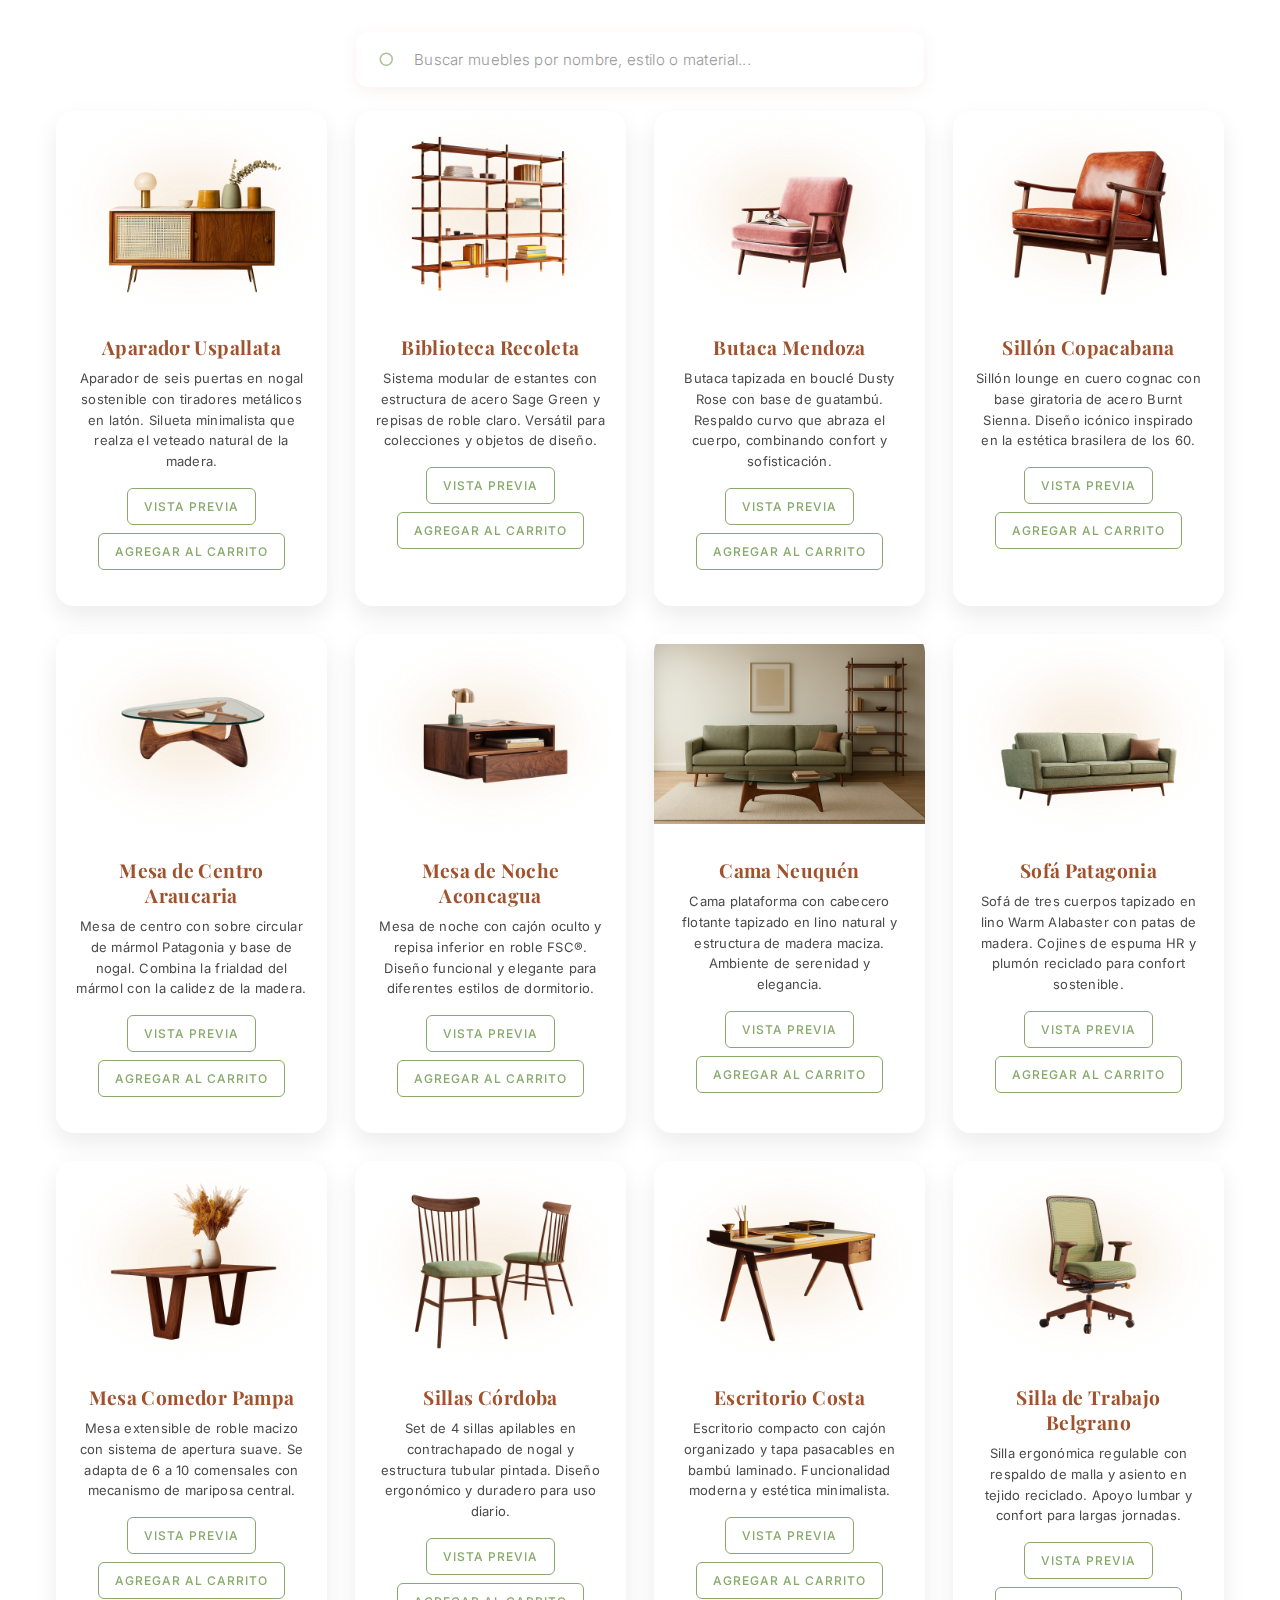
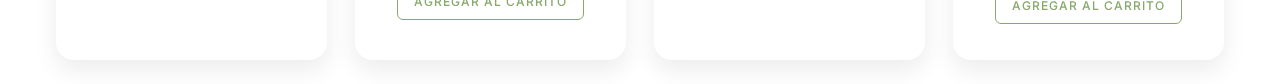
<file: shop/index.html>
<!DOCTYPE html>
<html lang="es">
<head>
  <meta charset="UTF-8" />
  <meta name="viewport" content="width=device-width, initial-scale=1.0"/>
  <link rel="icon" href="../img/logo.svg" type="image/x-icon">
  <link rel="stylesheet" href="style.css" />


<link href="https://fonts.googleapis.com/css2?family=Inter:wght@300;400;500;600;700&family=Playfair+Display:wght@400;700&display=swap" rel="stylesheet">
  <title>Hermanos Jota</title>
</head>
<body>
  <main class="hola">
    <p id="noResults" class="no-results" style="display:none;">No se encontraron resultados.</p>
    <div class="search-container">
  <div class="search-wrapper">
    <svg class="search-icon" viewBox="0 0 24 24" fill="none" stroke="currentColor" stroke-width="2" stroke-linecap="round" stroke-linejoin="round">
      <circle cx="11" cy="11" r="8"></circle>
      <path d="21 21l-4.35-4.35"></path>
    </svg>
    <input 
      type="text" 
      class="search-input" 
      id="searchInput"
      placeholder="Buscar muebles por nombre, estilo o material..."
      autocomplete="off"
    >
    <button class="search-clear" id="searchClear" type="button">×</button>
  </div>
</div>

<div class="search-results-info" id="searchResults"></div>
    <section id="productos-container" class="container-prueba"></section>
  </main>

  <script src="https://cdnjs.cloudflare.com/ajax/libs/gsap/3.12.5/gsap.min.js" defer></script>
  
  <script src="js/products.js" defer></script>
  <script src="js/cartService.js" defer></script>
  <script src="js/script.js" defer></script>
</body>
</html>
</file>
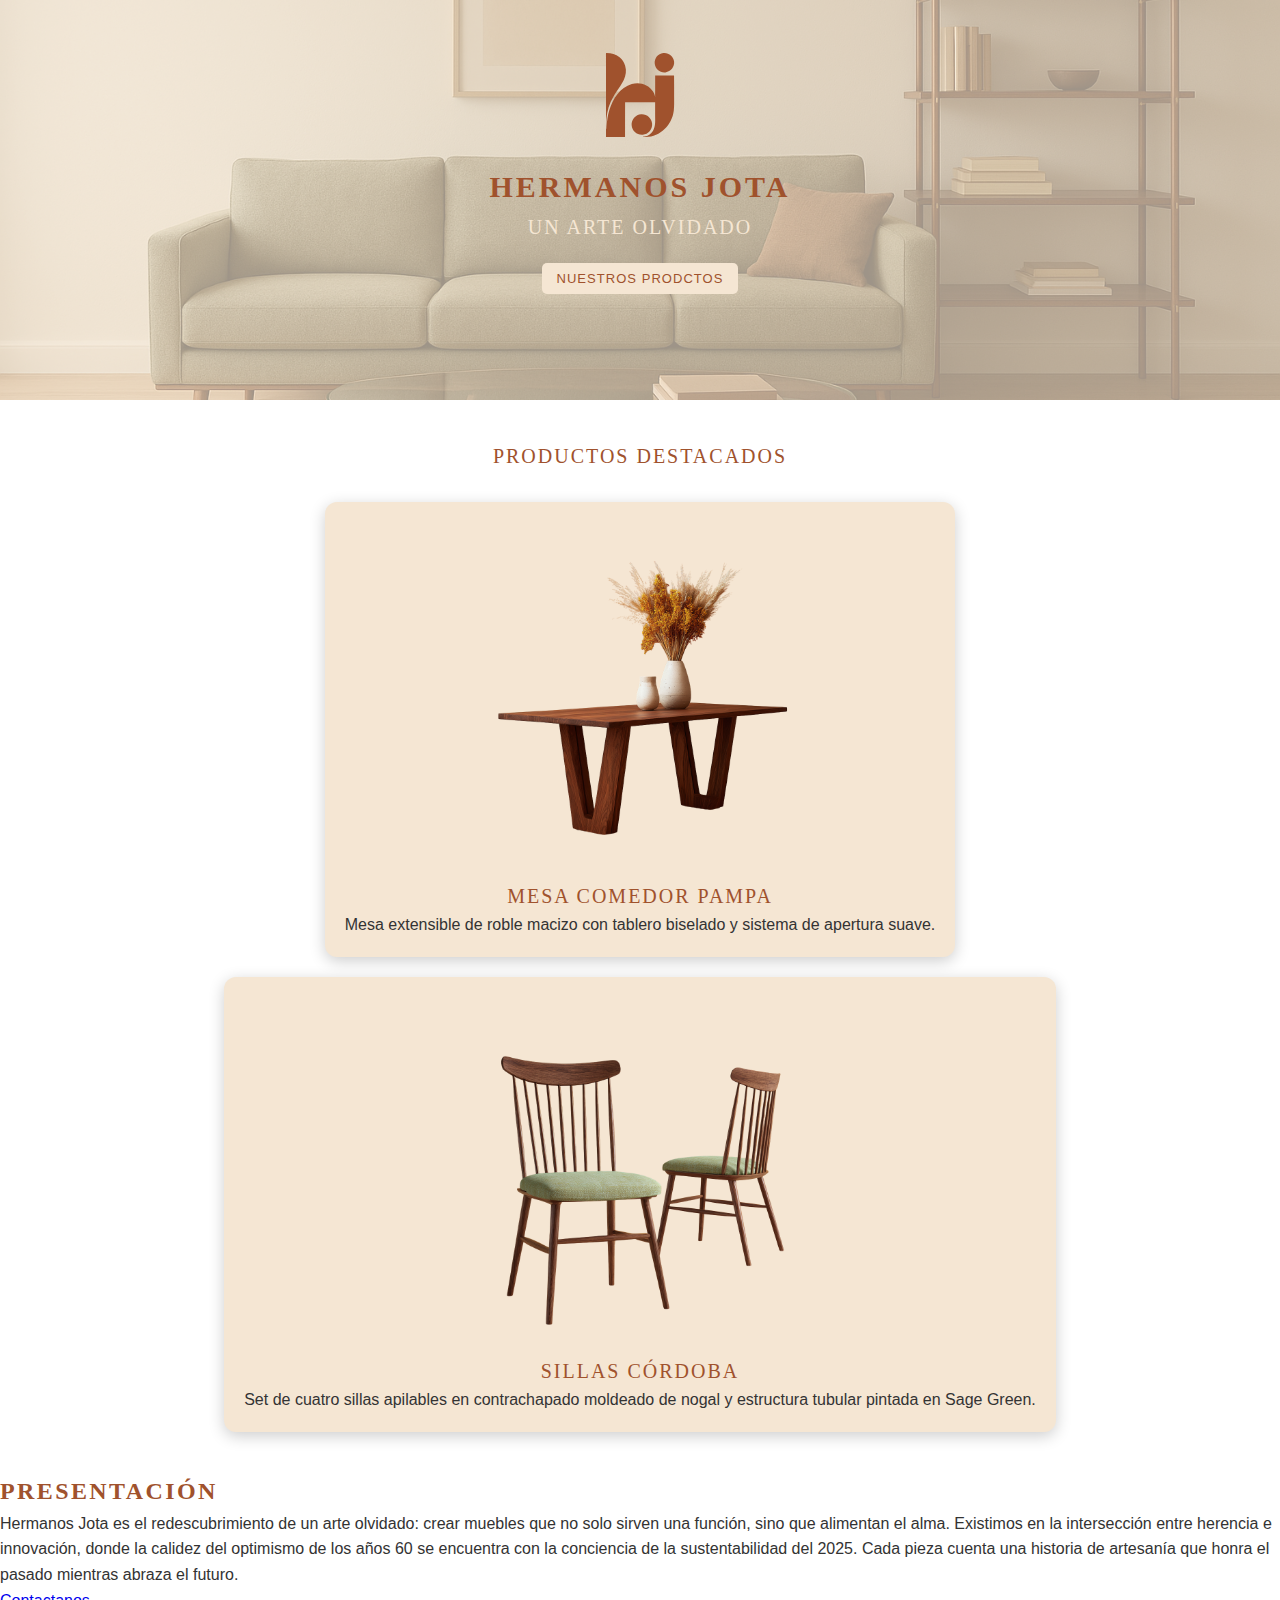
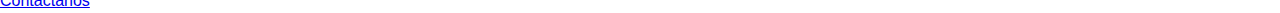
<file: Sprint-1-2/home/index.html>
<!DOCTYPE html>
<html lang="es">
<head>
    <meta charset="UTF-8">
    <meta name="viewport" content="width=device-width, initial-scale=1.0">
    <link rel="icon" href="../img/logo.svg" type="image/x-icon">
    <link rel="stylesheet" href="index.css">
    <title>Hermanos Jota</title>
</head>
<body>
    <main>
        <section class="hero">
            <div>
                <img src="../img/logo.svg" alt="">
                <h1>Hermanos Jota</h1>
                <h2>Un Arte Olvidado</h2>
                <a href="../shop/index.html">Nuestros prodctos</a>
            </div>
        </section>
        <section class="productos-destacados">
            <h2>Productos Destacados</h2>
            <div class="slider-container">

                <div class="productos-container">


                </div>
            </div>
        </section>
        <section class="Presentacion">
            <h2>Presentación</h2>
            <p>Hermanos Jota es el redescubrimiento de un arte olvidado: crear muebles que no solo sirven una función, sino que
            alimentan el alma. Existimos en la intersección entre herencia e innovación, donde la calidez del optimismo de los años
            60 se encuentra con la conciencia de la sustentabilidad del 2025. Cada pieza cuenta una historia de artesanía que honra
            el pasado mientras abraza el futuro.</p>
            <a href="../contacto/contacto.html">Contactanos</a>
        </section>
    </main>
    <script src="script.js"></script>
</body>
</html>
</file>
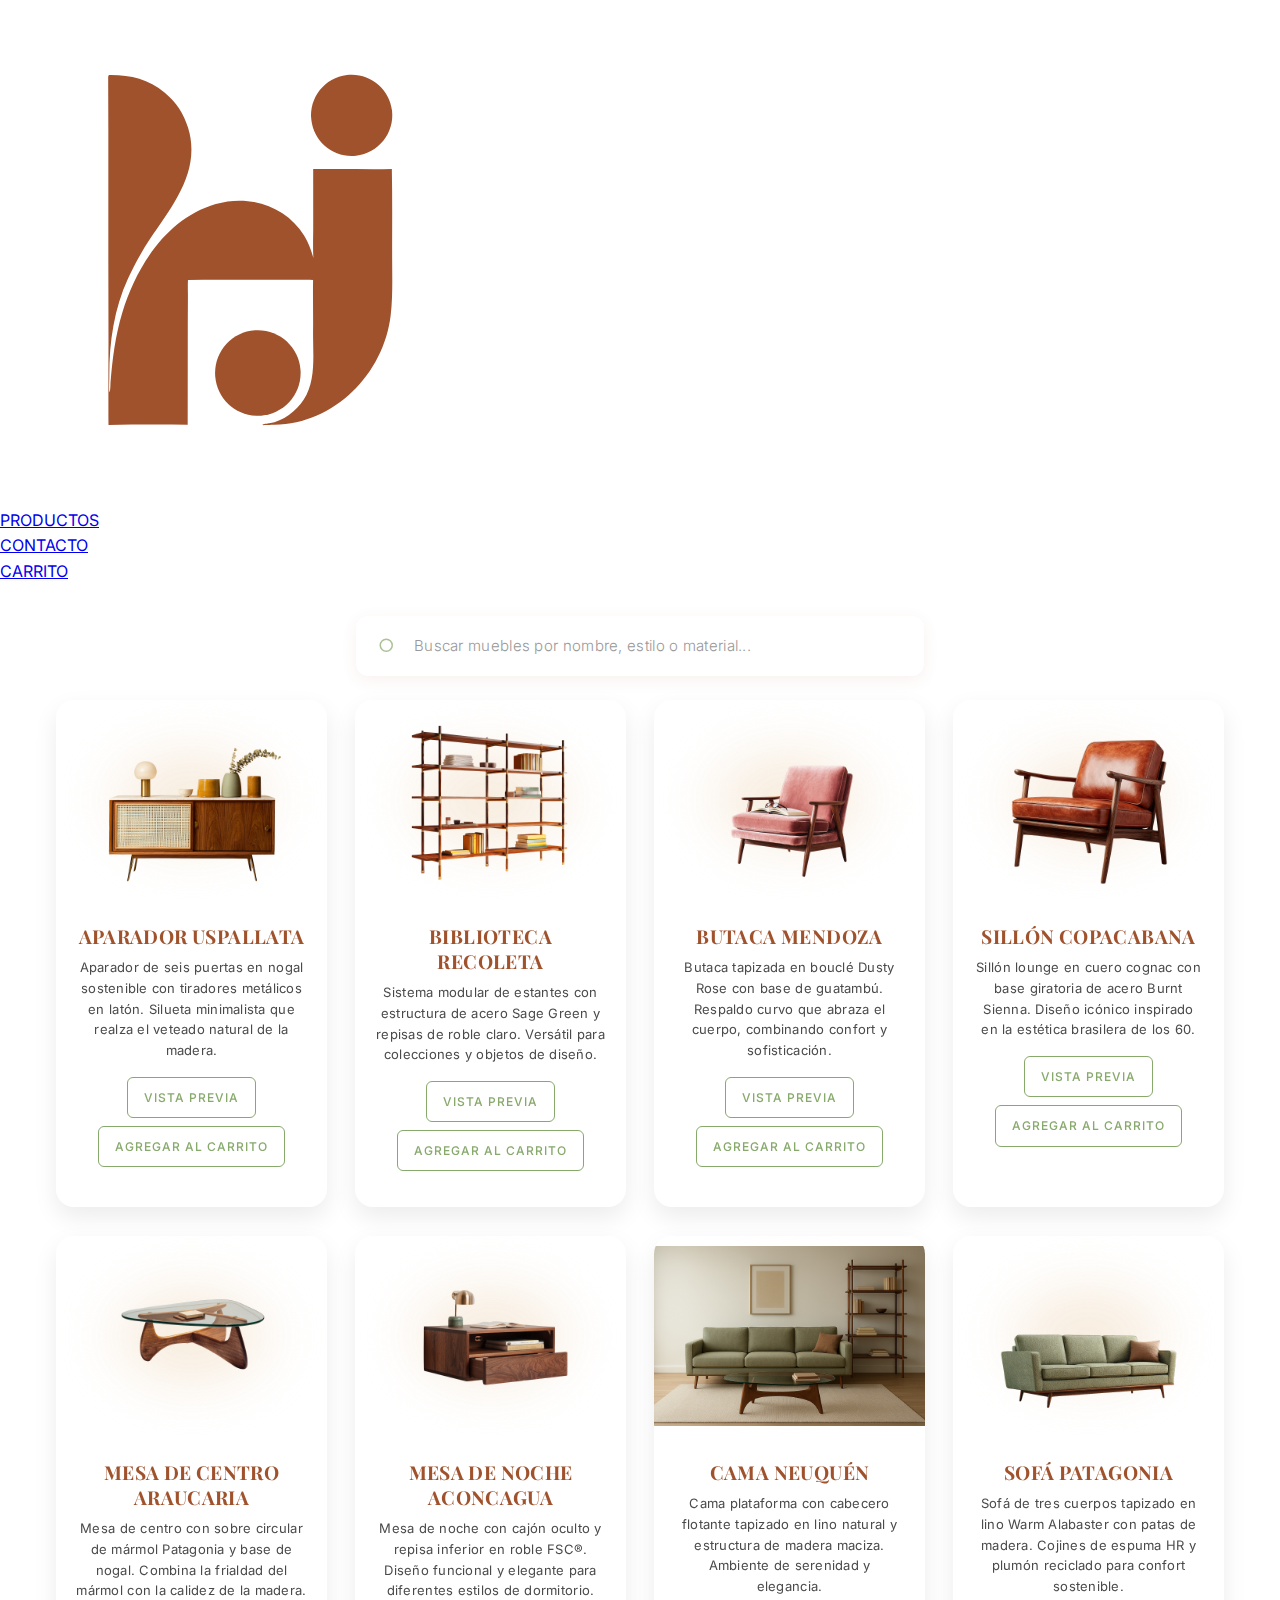
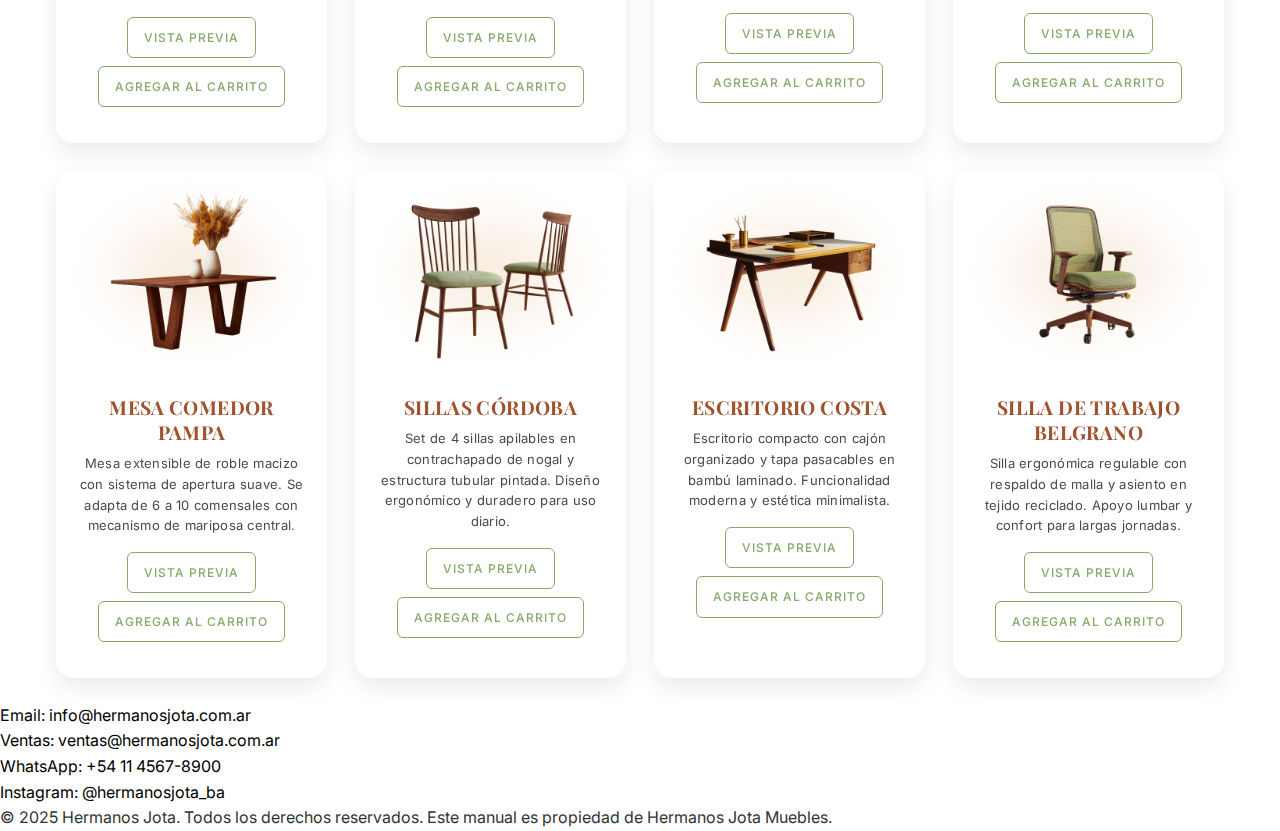
<file: Sprint-1-2/shop/index.html>
<!DOCTYPE html>
<html lang="es">
<head>
  <meta charset="UTF-8" />
  <meta name="viewport" content="width=device-width, initial-scale=1.0"/>
  <link rel="icon" href="../img/logo.svg" type="image/x-icon">
  <link rel="stylesheet" href="style.css" />
  <link rel="stylesheet" href="../home/index.css">

<link href="https://fonts.googleapis.com/css2?family=Inter:wght@300;400;500;600;700&family=Playfair+Display:wght@400;700&display=swap" rel="stylesheet">
  <title>Hermanos Jota</title>
</head>
<body>
      <nav>
        <a href="../home/index.html">
          <img src="../img/logo.svg" alt="logo_picture">
        </a>
      
        <ul>
          <li><a href="../shop/index.html">PRODUCTOS</a></li>
          <li><a href="../contacto/contacto.html">CONTACTO</a></li>
          <li><a href="#">CARRITO</a></li>
        </ul>
      </nav>
  <main class="hola">
    <p id="noResults" class="no-results" style="display:none;">No se encontraron resultados.</p>
    <div class="search-container">
  <div class="search-wrapper">
    <svg class="search-icon" viewBox="0 0 24 24" fill="none" stroke="currentColor" stroke-width="2" stroke-linecap="round" stroke-linejoin="round">
      <circle cx="11" cy="11" r="8"></circle>
      <path d="21 21l-4.35-4.35"></path>
    </svg>
    <input 
      type="text" 
      class="search-input" 
      id="searchInput"
      placeholder="Buscar muebles por nombre, estilo o material..."
      autocomplete="off"
    >
    <button class="search-clear" id="searchClear" type="button">×</button>
  </div>
</div>

<div class="search-results-info" id="searchResults"></div>
    <section id="productos-container" class="container-prueba"></section>
  </main>

  <script src="https://cdnjs.cloudflare.com/ajax/libs/gsap/3.12.5/gsap.min.js" defer></script>
  
  <script src="js/products.js" defer></script>
  <script src="js/cartService.js" defer></script>
  <script src="js/script.js" defer></script>

    <footer>
      <ul>
        <li>Email: info@hermanosjota.com.ar</li>
        <li>Ventas: ventas@hermanosjota.com.ar</li>
        <li>WhatsApp: +54 11 4567-8900</li>
        <li>Instagram: @hermanosjota_ba</li>
      </ul>
      <p>&copy; 2025 Hermanos Jota. Todos los derechos reservados. Este manual es propiedad de Hermanos Jota Muebles.</p>
    </footer>
</body>
</html>
</file>
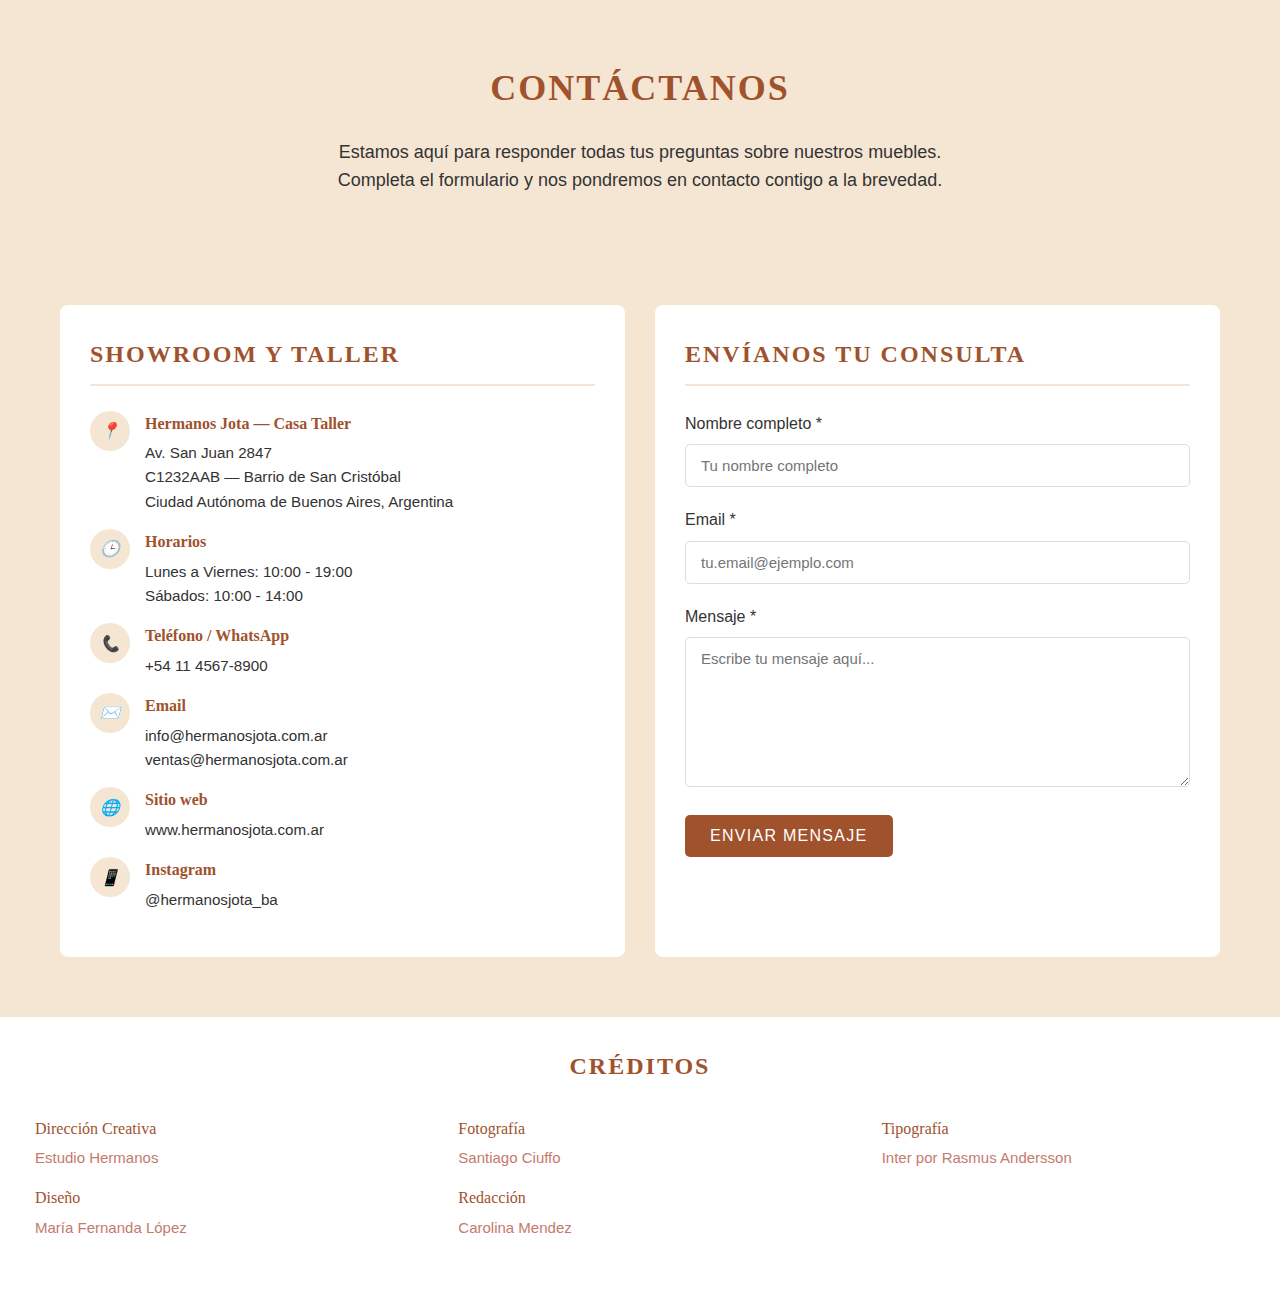
<file: contacto.html>
<!DOCTYPE html>
<html lang="es">
<head>
    <meta charset="UTF-8">
    <meta name="viewport" content="width=device-width, initial-scale=1.0">
    <title>Contacto - Hermanos Jota</title>
    <link rel="icon" href="../img/logo.svg" type="image/x-icon">
    <link rel="stylesheet" href="contacto.css">
</head>
<body>
    <section class="contact-hero">
        <div class="contacto">
            <h2>Contáctanos</h2>
            <p>Estamos aquí para responder todas tus preguntas sobre nuestros muebles.<br>
            Completa el formulario y nos pondremos en contacto contigo a la brevedad.</p>
        </div>
    </section>

    <div class="contacto">
        <section class="contact-section">
            <div class="datos">
                <h3>Showroom y Taller</h3>
                
                <div class="info-item">
                    <i>📍</i>
                    <div>
                        <h4>Hermanos Jota — Casa Taller</h4>
                        <p>Av. San Juan 2847<br>
                        C1232AAB — Barrio de San Cristóbal<br>
                        Ciudad Autónoma de Buenos Aires, Argentina</p>
                    </div>
                </div>
                
                <div class="info-item">
                    <i>🕒</i>
                    <div>
                        <h4>Horarios</h4>
                        <p>Lunes a Viernes: 10:00 - 19:00<br>
                        Sábados: 10:00 - 14:00</p>
                    </div>
                </div>
                
                <div class="info-item">
                    <i>📞</i>
                    <div>
                        <h4>Teléfono / WhatsApp</h4>
                        <p>+54 11 4567-8900</p>
                    </div>
                </div>
                
                <div class="info-item">
                    <i>✉️</i>
                    <div>
                        <h4>Email</h4>
                        <p>info@hermanosjota.com.ar</p>
                        <p>ventas@hermanosjota.com.ar</p>
                    </div>
                </div>
                
                <div class="info-item">
                    <i>🌐</i>
                    <div>
                        <h4>Sitio web</h4>
                        <p>www.hermanosjota.com.ar</p>
                    </div>
                </div>
                
                <div class="info-item">
                    <i>📱</i>
                    <div>
                        <h4>Instagram</h4>
                        <p>@hermanosjota_ba</p>
                    </div>
                </div>
            </div>
            
            <div class="formulario">
                <h3>Envíanos tu consulta</h3>
                <form id="contactForm">  <!-- para cuando agregue lo de js-->
                    <div class="form">
                        <label for="name">Nombre completo *</label>
                        <input type="text" id="name" name="name" placeholder="Tu nombre completo">
                    </div>
                    
                    <div class="form">
                        <label for="email">Email *</label>
                        <input type="email" id="email" name="email" placeholder="tu.email@ejemplo.com">
                    </div>
                    
                    <div class="form">
                        <label for="message">Mensaje *</label>
                        <textarea id="message" name="message" placeholder="Escribe tu mensaje aquí..."></textarea>
                    </div>
                    
                    <button type="submit">Enviar mensaje</button>
                    
            <!-- para cuando agregue lo de js      <div class="MensajeEnviado" id="MensajeEnviado">
                        ¡Gracias por contactarnos! Tu mensaje ha sido enviado correctamente.
                    </div>-->  
                </form>
            </div>
        </section>
    </div>

    <section class="creditos-section">
    <h3 class="creditos-title">Créditos</h3>
    <div class="creditos-container">
        <div class="creditos-col">
        <div class="creditos-item">
            <h4>Dirección Creativa</h4>
            <p>Estudio Hermanos</p>
        </div>
        <div class="creditos-item">
            <h4>Diseño</h4>
            <p>María Fernanda López</p>
        </div>
        </div>

        <div class="creditos-col">
        <div class="creditos-item">
            <h4>Fotografía</h4>
            <p>Santiago Ciuffo</p>
        </div>
        <div class="creditos-item">
            <h4>Redacción</h4>
            <p>Carolina Mendez</p>
        </div>
        </div>

        <div class="creditos-col">
        <div class="creditos-item">
            <h4>Tipografía</h4>
            <p>Inter por Rasmus Andersson</p>
        </div>
        </div>
    </div>
    </section>
    
   

</body>
</html>
</file>
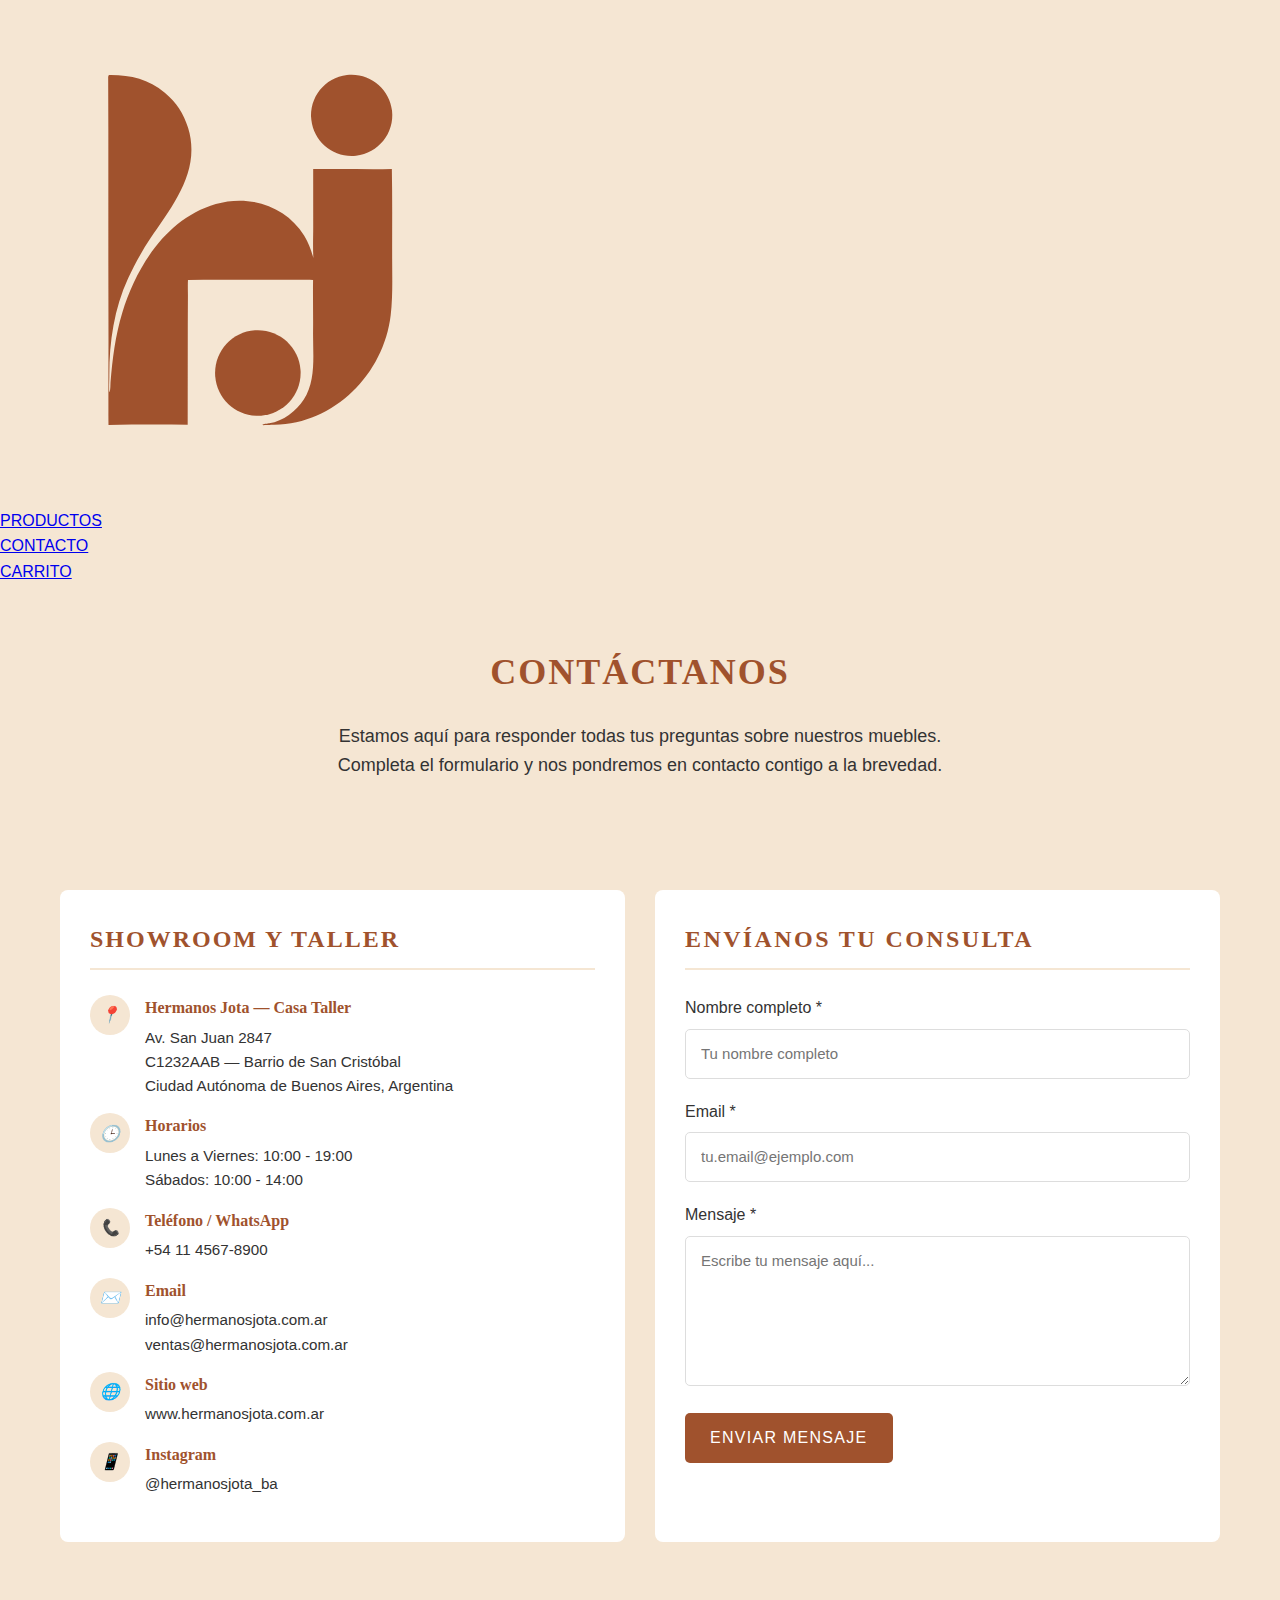
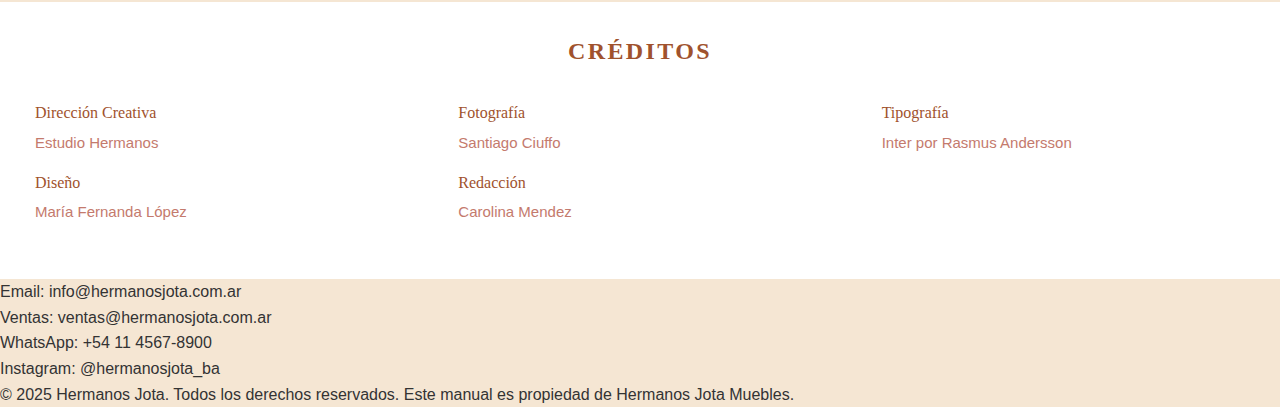
<file: Sprint-1-2/contacto/contacto.html>
<!DOCTYPE html>
<html lang="es">
<head>
    <meta charset="UTF-8">
    <meta name="viewport" content="width=device-width, initial-scale=1.0">
    <title>Contacto - Hermanos Jota</title>
    <link rel="icon" href="../img/logo.svg" type="image/x-icon">
    <link rel="stylesheet" href="contacto.css">
    <link rel="stylesheet" href="../home/index.css">
</head>
<body>
    <nav>
        <a href="../home/index.html">
            <img src="../img/logo.svg" alt="logo_picture">
        </a>
    
        <ul>
            <li><a href="../shop/index.html">PRODUCTOS</a></li>
            <li><a href="../contacto/contacto.html">CONTACTO</a></li>
            <li><a href="#">CARRITO</a></li>
        </ul>
    </nav>
    <section class="contact-hero">
        <div class="contacto">
            <h2>Contáctanos</h2>
            <p>Estamos aquí para responder todas tus preguntas sobre nuestros muebles.<br>
            Completa el formulario y nos pondremos en contacto contigo a la brevedad.</p>
        </div>
    </section>

    <div class="contacto">
        <section class="contact-section">
            <div class="datos">
                <h3>Showroom y Taller</h3>
                
                <div class="info-item">
                    <i>📍</i>
                    <div>
                        <h4>Hermanos Jota — Casa Taller</h4>
                        <p>Av. San Juan 2847<br>
                        C1232AAB — Barrio de San Cristóbal<br>
                        Ciudad Autónoma de Buenos Aires, Argentina</p>
                    </div>
                </div>
                
                <div class="info-item">
                    <i>🕒</i>
                    <div>
                        <h4>Horarios</h4>
                        <p>Lunes a Viernes: 10:00 - 19:00<br>
                        Sábados: 10:00 - 14:00</p>
                    </div>
                </div>
                
                <div class="info-item">
                    <i>📞</i>
                    <div>
                        <h4>Teléfono / WhatsApp</h4>
                        <p>+54 11 4567-8900</p>
                    </div>
                </div>
                
                <div class="info-item">
                    <i>✉️</i>
                    <div>
                        <h4>Email</h4>
                        <p>info@hermanosjota.com.ar</p>
                        <p>ventas@hermanosjota.com.ar</p>
                    </div>
                </div>
                
                <div class="info-item">
                    <i>🌐</i>
                    <div>
                        <h4>Sitio web</h4>
                        <p>www.hermanosjota.com.ar</p>
                    </div>
                </div>
                
                <div class="info-item">
                    <i>📱</i>
                    <div>
                        <h4>Instagram</h4>
                        <p>@hermanosjota_ba</p>
                    </div>
                </div>
            </div>
            
            <div class="formulario">
                <h3>Envíanos tu consulta</h3>
                <form id="contactForm">  <!-- para cuando agregue lo de js-->
                    <div class="form">
                        <label for="name">Nombre completo *</label>
                        <input type="text" id="name" name="name" placeholder="Tu nombre completo">
                    </div>
                    
                    <div class="form">
                        <label for="email">Email *</label>
                        <input type="email" id="email" name="email" placeholder="tu.email@ejemplo.com">
                    </div>
                    
                    <div class="form">
                        <label for="message">Mensaje *</label>
                        <textarea id="message" name="message" placeholder="Escribe tu mensaje aquí..."></textarea>
                    </div>
                    
                    <button type="submit">Enviar mensaje</button>
                    
            <!-- para cuando agregue lo de js      <div class="MensajeEnviado" id="MensajeEnviado">
                        ¡Gracias por contactarnos! Tu mensaje ha sido enviado correctamente.
                    </div>-->  
                </form>
            </div>
        </section>
    </div>

    <section class="creditos-section">
    <h3 class="creditos-title">Créditos</h3>
    <div class="creditos-container">
        <div class="creditos-col">
        <div class="creditos-item">
            <h4>Dirección Creativa</h4>
            <p>Estudio Hermanos</p>
        </div>
        <div class="creditos-item">
            <h4>Diseño</h4>
            <p>María Fernanda López</p>
        </div>
        </div>

        <div class="creditos-col">
        <div class="creditos-item">
            <h4>Fotografía</h4>
            <p>Santiago Ciuffo</p>
        </div>
        <div class="creditos-item">
            <h4>Redacción</h4>
            <p>Carolina Mendez</p>
        </div>
        </div>

        <div class="creditos-col">
        <div class="creditos-item">
            <h4>Tipografía</h4>
            <p>Inter por Rasmus Andersson</p>
        </div>
        </div>
    </div>
    </section>
    
    <footer>
        <ul>
            <li>Email: info@hermanosjota.com.ar</li>
            <li>Ventas: ventas@hermanosjota.com.ar</li>
            <li>WhatsApp: +54 11 4567-8900</li>
            <li>Instagram: @hermanosjota_ba</li>
        </ul>
        <p>&copy; 2025 Hermanos Jota. Todos los derechos reservados. Este manual es propiedad de Hermanos Jota Muebles.</p>
    </footer>

</body>
</html>
</file>
<file: shop/style.css>
* { margin: 0; padding: 0; box-sizing: border-box; }

:root{
  --shadow: 0 10px 25px rgba(0,0,0,.08);
  --siena-tostado: #A0522D;
  --verde-salvia: #87A96B;
  --alabastro: #F5E6D3;
  --vara-oro: #D4A437;
  --rosa-polvoriento: #C47A6D;
  --title: var(--siena-tostado);
  --text: #4a4a4a;
  --accent: var(--verde-salvia);
  --premium: var(--vara-oro);
  --glow-start: rgba(245,230,211,.9);
  --glow-mid:   rgba(245,230,211,.6);
  --glow-end:   rgba(245,230,211,0);
}

#productos-container{
  display: grid;
  grid-template-columns: repeat(auto-fit, minmax(260px, 1fr));
  gap: 28px;
  width: min(1200px, 100%);
  margin: 24px auto;
  padding: 0 16px;
  justify-items: center;
}

/* BUSCADOR */
.search-container{
  width: min(600px, 100%);
  margin: 32px auto 24px;
  padding: 0 16px;
  position: relative;
}

.search-wrapper{
  position: relative;
  background: #fff;
  border-radius: 12px;
  box-shadow: 0 4px 16px rgba(160, 82, 45, 0.08);
  border: 2px solid transparent;
  transition: all .3s ease;
  overflow: hidden;
}

.search-wrapper:focus-within{
  border-color: var(--accent);
  box-shadow: 0 6px 24px rgba(135, 169, 107, 0.15);
  transform: translateY(-2px);
}

.search-input{
  font-family: 'Inter', -apple-system, BlinkMacSystemFont, sans-serif;
  width: 100%;
  padding: 16px 20px 16px 56px;
  border: none;
  outline: none;
  background: transparent;
  font-size: 15px;
  font-weight: 400;
  color: var(--text);
  letter-spacing: 0.02em;
}

.search-input::placeholder{
  color: #999;
  font-weight: 300;
}

.search-icon{
  position: absolute;
  left: 20px;
  top: 50%;
  transform: translateY(-50%);
  width: 18px;
  height: 18px;
  color: var(--accent);
  opacity: 0.7;
  transition: opacity .2s ease;
}

.search-wrapper:focus-within .search-icon{
  opacity: 1;
}

.search-clear{
  position: absolute;
  right: 16px;
  top: 50%;
  transform: translateY(-50%);
  background: var(--rosa-polvoriento);
  color: #fff;
  border: none;
  border-radius: 50%;
  width: 24px;
  height: 24px;
  cursor: pointer;
  display: none;
  align-items: center;
  justify-content: center;
  font-size: 12px;
  transition: all .2s ease;
}

.search-clear:hover{
  background: #B86A5E;
  transform: translateY(-50%) scale(1.1);
}

.search-clear.show{
  display: flex;
}

/* Resultados del buscador */
.search-results-info{
  text-align: center;
  margin: 16px 0 24px;
  font-family: 'Inter', sans-serif;
  color: var(--text);
  font-size: 14px;
  opacity: 0;
  transform: translateY(-10px);
  transition: all .3s ease;
}

.search-results-info.show{
  opacity: 1;
  transform: translateY(0);
}

.search-highlight{
  background: rgba(135, 169, 107, 0.2);
  padding: 1px 3px;
  border-radius: 3px;
  font-weight: 500;
}

/* Estado de búsqueda (loading) */
.search-loading{
  display: none;
  text-align: center;
  padding: 40px 20px;
  color: var(--text);
}

.search-loading.show{
  display: block;
}

.loading-dots{
  display: inline-flex;
  gap: 4px;
  margin-left: 8px;
}

.loading-dot{
  width: 6px;
  height: 6px;
  background: var(--accent);
  border-radius: 50%;
  animation: loadingPulse 1.4s infinite ease-in-out;
}

.loading-dot:nth-child(2) { animation-delay: 0.2s; }
.loading-dot:nth-child(3) { animation-delay: 0.4s; }

@keyframes loadingPulse {
  0%, 80%, 100% { opacity: 0.3; transform: scale(0.8); }
  40% { opacity: 1; transform: scale(1); }
}

/* Estado sin resultados mejorado */
.no-results-container{
  text-align: center;
  padding: 60px 20px;
  max-width: 500px;
  margin: 0 auto;
  opacity: 0;
  transform: translateY(20px);
  animation: fadeInUp 0.5s ease forwards;
}

.no-results-icon{
  width: 80px;
  height: 80px;
  margin: 0 auto 24px;
  background: linear-gradient(135deg, var(--alabastro), rgba(245, 230, 211, 0.5));
  border-radius: 50%;
  display: flex;
  align-items: center;
  justify-content: center;
  position: relative;
  overflow: hidden;
}

.no-results-icon::before{
  content: '';
  position: absolute;
  inset: 0;
  background: linear-gradient(45deg, transparent 30%, rgba(255,255,255,0.3) 50%, transparent 70%);
  transform: translateX(-100%);
  animation: shimmer 2s infinite;
}

.no-results-icon svg{
  width: 36px;
  height: 36px;
  color: var(--accent);
  opacity: 0.7;
}

@keyframes shimmer {
  0% { transform: translateX(-100%); }
  100% { transform: translateX(100%); }
}

@keyframes fadeInUp {
  to {
    opacity: 1;
    transform: translateY(0);
  }
}

.no-results-title{
  font-family: 'Playfair Display', serif;
  color: var(--title);
  font-size: 1.5em;
  font-weight: 700;
  margin-bottom: 12px;
  letter-spacing: 0.02em;
}

.no-results-text{
  font-family: 'Inter', sans-serif;
  color: var(--text);
  font-size: 15px;
  line-height: 1.6;
  opacity: 0.8;
  margin-bottom: 24px;
}

.no-results-suggestions{
  display: flex;
  flex-wrap: wrap;
  gap: 8px;
  justify-content: center;
  margin-bottom: 24px;
}

.suggestion-tag{
  font-family: 'Inter', sans-serif;
  background: rgba(135, 169, 107, 0.1);
  color: var(--accent);
  padding: 6px 12px;
  border-radius: 20px;
  font-size: 12px;
  font-weight: 500;
  text-decoration: none;
  cursor: pointer;
  transition: all 0.2s ease;
  border: 1px solid transparent;
}

.suggestion-tag:hover{
  background: var(--accent);
  color: white;
  transform: translateY(-1px);
  box-shadow: 0 2px 8px rgba(135, 169, 107, 0.2);
}

.clear-search-btn{
  display: inline-flex;
  align-items: center;
  gap: 6px;
  font-family: 'Inter', sans-serif;
  background: transparent;
  color: var(--title);
  border: 1.5px solid var(--title);
  padding: 10px 16px;
  border-radius: 6px;
  font-size: 13px;
  font-weight: 500;
  cursor: pointer;
  transition: all 0.2s ease;
  text-decoration: none;
}

.clear-search-btn:hover{
  background: var(--title);
  color: white;
  transform: translateY(-1px);
}

/* Animaciones de entrada  */
.tarjeta-producto{
  animation-fill-mode: both;
}

.fade-in-stagger{
  animation: fadeInStagger 0.6s ease forwards;
}

@keyframes fadeInStagger {
  from {
    opacity: 0;
    transform: translateY(30px) scale(0.95);
  }
  to {
    opacity: 1;
    transform: translateY(0) scale(1);
  }
}

/* Animación de salida */
.fade-out{
  animation: fadeOut 0.3s ease forwards;
}

@keyframes fadeOut {
  to {
    opacity: 0;
    transform: translateY(-20px) scale(0.95);
  }
}

/* Tarjeta (card) limpia - CORREGIDO: removido el fondo duplicado */
.tarjeta-producto{
  width: 100%;
  max-width: 280px;
  background: #fff;
  border-radius: 18px;
  box-shadow: var(--shadow);
  text-align: center;
  overflow: hidden;
  padding-bottom: 16px;
  transition: transform .28s ease, box-shadow .28s ease, filter .28s ease;
  will-change: transform;
}

.tarjeta-producto:hover{
  transform: translateY(-6px);
  box-shadow: 0 16px 36px rgba(0,0,0,.14);
  filter: saturate(1.02);
}


.card__img-wrap{
  position: relative;
  width: 100%;
  height: 200px;
  overflow: hidden;
}

/* Halo cremoso  */
.card__img-wrap::before{
  content:"";
  position: absolute;
  inset: 15% 12% 15% 12%;
  border-radius: 50%;
  background: radial-gradient(ellipse at 50% 50%,
    var(--glow-start) 0%,
    var(--glow-mid) 40%,
    var(--glow-end) 70%);
  filter: blur(22px);
  opacity: .9;
  z-index: 0;
  transition: opacity .25s ease, transform .25s ease, filter .25s ease;
}

.tarjeta-producto:hover .card__img-wrap::before{
  opacity: 1;
  filter: blur(20px);
  transform: translateY(1px) scale(1.02);
}

/* Shine sutil */
.card__img-wrap::after{
  content:"";
  position: absolute;
  inset: 0;
  z-index: 2;
  background: linear-gradient(120deg,
    rgba(255,255,255,0) 35%,
    rgba(255,255,255,.18) 50%,
    rgba(255,255,255,0) 65%);
  transform: translateX(-120%);
  transition: transform .7s ease;
  pointer-events: none;
}

.tarjeta-producto:hover .card__img-wrap::after{
  transform: translateX(120%);
}

/* Imagen centrada sin recorte */
.tarjeta-producto img.card_img{
  width: 100%;
  height: 100%;
  object-fit: contain;
  object-position: center;
  display: block;
  position: relative;
  z-index: 1;
  transition: transform .28s ease;
}

.tarjeta-producto:hover img.card_img{ 
  transform: scale(1.03); 
}

.card__body{ 
  padding: 12px 20px 20px; 
}

.card__title{
  font-family: 'Playfair Display', Georgia, serif;
  color: var(--title);
  font-weight: 700;
  font-size: 1.2em;
  margin: 12px 0 8px;
  letter-spacing: 0.02em;
  line-height: 1.3;
}

.card__desc{
  font-family: 'Inter', -apple-system, BlinkMacSystemFont, sans-serif;
  color: var(--text);
  font-size: 13px;
  font-weight: 400;
  line-height: 1.6;
  letter-spacing: 0.02em;
  margin-bottom: 16px;
}


.card__actions{
  display: flex;
  gap: 8px;
  justify-content: center;
  flex-wrap: wrap;
}

.btn-ghost{
  font-family: 'Inter', -apple-system, BlinkMacSystemFont, sans-serif;
  display: inline-block;
  padding: 10px 16px;
  border: 1.5px solid var(--accent);
  border-radius: 6px;
  background: #fff;
  color: var(--accent);
  font-size: 12px;
  font-weight: 500;
  letter-spacing: 0.08em;
  text-decoration: none;
  text-transform: uppercase;
  cursor: pointer;
  transition: all .25s ease;
  position: relative;
  overflow: hidden;
}

.btn-ghost:hover{
  background: var(--accent);
  color: #fff;
  border-color: var(--accent);
  transform: translateY(-1px);
  box-shadow: 0 4px 12px rgba(135, 169, 107, 0.25);
}

.btn-ghost:active{
  transform: translateY(0);
  box-shadow: 0 2px 6px rgba(135, 169, 107, 0.2);
}


@media (max-width: 768px){
  #productos-container{ 
    grid-template-columns: 1fr; 
  }
  .tarjeta-producto{
    width: min(92%, 420px);
    margin-inline: auto;
  }
}
</file>
<file: Sprint-1-2/home/index.css>
* {
    margin: 0;
    padding: 0;
    box-sizing: border-box;
    font-family: 'Inter', sans-serif;
    line-height: 1.6;
}

p, .hero a {
    font-family: 'Inter', sans-serif;
    font-weight: 400;
    line-height: 1.6;
}

p {
    font-size: 12pt;
    color: #333;
}

h1, h2, h3, .hero h1, .hero h2 {
    font-family: 'Playfair Display', Georgia;
    letter-spacing: 0.1em;
    color: #A0522D;
    text-transform: uppercase;
}

/*hero */
.hero {
    background-image: url('../img/banner.png');
    background-size: cover;
    background-position: center;
    height: 400px;
    display: flex;
    flex-direction: column;
    justify-content: center;
    align-items: center;
    text-align: center;
    position: relative;
    overflow: hidden;
}

.hero::before {
    content: "";
    position: absolute;
    top: 0; left: 0; right: 0; bottom: 0;
    background: rgba(245, 230, 211, 0.644);
    z-index: 1;
}

.hero div, .hero h1, .hero h2, .hero a {
    position: relative;
    z-index: 2;
}

.hero div {
    margin-bottom: 75px;
}

.hero img {
    max-width: 120px;
    height: auto;
}

.hero h1 {
    font-size: 30px;
    font-weight: 700;
}

.hero h2 {
    color: #F5E6D3;
    font-size: 20px;
    margin-bottom: 22px;
    font-weight: 500;
}

.hero a {
    background-color: #F5E6D3;
    color: #A0522D;
    padding: 8px 15px; 
    font-size: 13px;   
    font-weight: 500;
    text-decoration: none;
    border-radius: 5px;
    letter-spacing: 0.08em;
    text-transform: uppercase;
}

/* Productos destacados */
.productos-destacados {
    display: flex;
    flex-direction: column;
    align-items: center;
    padding: 40px 20px;
}

.productos-destacados h2 {
    font-size: 20px;
    font-weight: 400;
}

.productos-container {
    display: flex;
    justify-content: center;
    flex-direction: row;
    gap: 20px;
    flex-wrap: wrap;
    margin-top: 30px;
}

.producto {
    background-color: #F5E6D3;
    text-align: center;
    padding: 20px;
    border-radius: 12px;
    box-shadow: 0 4px 16px rgba(0,0,0,0.2);
    transition: transform 0.3s;
}

.producto img {
    max-width: 350px;
    height: auto;
    border-radius: 12px;
}

.producto:hover {
    transform: translateY(-5px);
}

.producto h3 {
    font-size: 20px;
    font-weight: 400;
}
</file>
<file: Sprint-1-2/shop/style.css>
* { margin: 0; padding: 0; box-sizing: border-box; }

:root{
  --shadow: 0 10px 25px rgba(0,0,0,.08);
  --siena-tostado: #A0522D;
  --verde-salvia: #87A96B;
  --alabastro: #F5E6D3;
  --vara-oro: #D4A437;
  --rosa-polvoriento: #C47A6D;
  --title: var(--siena-tostado);
  --text: #4a4a4a;
  --accent: var(--verde-salvia);
  --premium: var(--vara-oro);
  --glow-start: rgba(245,230,211,.9);
  --glow-mid:   rgba(245,230,211,.6);
  --glow-end:   rgba(245,230,211,0);
}

#productos-container{
  display: grid;
  grid-template-columns: repeat(auto-fit, minmax(260px, 1fr));
  gap: 28px;
  width: min(1200px, 100%);
  margin: 24px auto;
  padding: 0 16px;
  justify-items: center;
}

/* BUSCADOR */
.search-container{
  width: min(600px, 100%);
  margin: 32px auto 24px;
  padding: 0 16px;
  position: relative;
}

.search-wrapper{
  position: relative;
  background: #fff;
  border-radius: 12px;
  box-shadow: 0 4px 16px rgba(160, 82, 45, 0.08);
  border: 2px solid transparent;
  transition: all .3s ease;
  overflow: hidden;
}

.search-wrapper:focus-within{
  border-color: var(--accent);
  box-shadow: 0 6px 24px rgba(135, 169, 107, 0.15);
  transform: translateY(-2px);
}

.search-input{
  font-family: 'Inter', -apple-system, BlinkMacSystemFont, sans-serif;
  width: 100%;
  padding: 16px 20px 16px 56px;
  border: none;
  outline: none;
  background: transparent;
  font-size: 15px;
  font-weight: 400;
  color: var(--text);
  letter-spacing: 0.02em;
}

.search-input::placeholder{
  color: #999;
  font-weight: 300;
}

.search-icon{
  position: absolute;
  left: 20px;
  top: 50%;
  transform: translateY(-50%);
  width: 18px;
  height: 18px;
  color: var(--accent);
  opacity: 0.7;
  transition: opacity .2s ease;
}

.search-wrapper:focus-within .search-icon{
  opacity: 1;
}

.search-clear{
  position: absolute;
  right: 16px;
  top: 50%;
  transform: translateY(-50%);
  background: var(--rosa-polvoriento);
  color: #fff;
  border: none;
  border-radius: 50%;
  width: 24px;
  height: 24px;
  cursor: pointer;
  display: none;
  align-items: center;
  justify-content: center;
  font-size: 12px;
  transition: all .2s ease;
}

.search-clear:hover{
  background: #B86A5E;
  transform: translateY(-50%) scale(1.1);
}

.search-clear.show{
  display: flex;
}

/* Resultados del buscador */
.search-results-info{
  text-align: center;
  margin: 16px 0 24px;
  font-family: 'Inter', sans-serif;
  color: var(--text);
  font-size: 14px;
  opacity: 0;
  transform: translateY(-10px);
  transition: all .3s ease;
}

.search-results-info.show{
  opacity: 1;
  transform: translateY(0);
}

.search-highlight{
  background: rgba(135, 169, 107, 0.2);
  padding: 1px 3px;
  border-radius: 3px;
  font-weight: 500;
}

/* Estado de búsqueda (loading) */
.search-loading{
  display: none;
  text-align: center;
  padding: 40px 20px;
  color: var(--text);
}

.search-loading.show{
  display: block;
}

.loading-dots{
  display: inline-flex;
  gap: 4px;
  margin-left: 8px;
}

.loading-dot{
  width: 6px;
  height: 6px;
  background: var(--accent);
  border-radius: 50%;
  animation: loadingPulse 1.4s infinite ease-in-out;
}

.loading-dot:nth-child(2) { animation-delay: 0.2s; }
.loading-dot:nth-child(3) { animation-delay: 0.4s; }

@keyframes loadingPulse {
  0%, 80%, 100% { opacity: 0.3; transform: scale(0.8); }
  40% { opacity: 1; transform: scale(1); }
}

/* Estado sin resultados mejorado */
.no-results-container{
  text-align: center;
  padding: 60px 20px;
  max-width: 500px;
  margin: 0 auto;
  opacity: 0;
  transform: translateY(20px);
  animation: fadeInUp 0.5s ease forwards;
}

.no-results-icon{
  width: 80px;
  height: 80px;
  margin: 0 auto 24px;
  background: linear-gradient(135deg, var(--alabastro), rgba(245, 230, 211, 0.5));
  border-radius: 50%;
  display: flex;
  align-items: center;
  justify-content: center;
  position: relative;
  overflow: hidden;
}

.no-results-icon::before{
  content: '';
  position: absolute;
  inset: 0;
  background: linear-gradient(45deg, transparent 30%, rgba(255,255,255,0.3) 50%, transparent 70%);
  transform: translateX(-100%);
  animation: shimmer 2s infinite;
}

.no-results-icon svg{
  width: 36px;
  height: 36px;
  color: var(--accent);
  opacity: 0.7;
}

@keyframes shimmer {
  0% { transform: translateX(-100%); }
  100% { transform: translateX(100%); }
}

@keyframes fadeInUp {
  to {
    opacity: 1;
    transform: translateY(0);
  }
}

.no-results-title{
  font-family: 'Playfair Display', serif;
  color: var(--title);
  font-size: 1.5em;
  font-weight: 700;
  margin-bottom: 12px;
  letter-spacing: 0.02em;
}

.no-results-text{
  font-family: 'Inter', sans-serif;
  color: var(--text);
  font-size: 15px;
  line-height: 1.6;
  opacity: 0.8;
  margin-bottom: 24px;
}

.no-results-suggestions{
  display: flex;
  flex-wrap: wrap;
  gap: 8px;
  justify-content: center;
  margin-bottom: 24px;
}

.suggestion-tag{
  font-family: 'Inter', sans-serif;
  background: rgba(135, 169, 107, 0.1);
  color: var(--accent);
  padding: 6px 12px;
  border-radius: 20px;
  font-size: 12px;
  font-weight: 500;
  text-decoration: none;
  cursor: pointer;
  transition: all 0.2s ease;
  border: 1px solid transparent;
}

.suggestion-tag:hover{
  background: var(--accent);
  color: white;
  transform: translateY(-1px);
  box-shadow: 0 2px 8px rgba(135, 169, 107, 0.2);
}

.clear-search-btn{
  display: inline-flex;
  align-items: center;
  gap: 6px;
  font-family: 'Inter', sans-serif;
  background: transparent;
  color: var(--title);
  border: 1.5px solid var(--title);
  padding: 10px 16px;
  border-radius: 6px;
  font-size: 13px;
  font-weight: 500;
  cursor: pointer;
  transition: all 0.2s ease;
  text-decoration: none;
}

.clear-search-btn:hover{
  background: var(--title);
  color: white;
  transform: translateY(-1px);
}

/* Animaciones de entrada  */
.tarjeta-producto{
  animation-fill-mode: both;
}

.fade-in-stagger{
  animation: fadeInStagger 0.6s ease forwards;
}

@keyframes fadeInStagger {
  from {
    opacity: 0;
    transform: translateY(30px) scale(0.95);
  }
  to {
    opacity: 1;
    transform: translateY(0) scale(1);
  }
}

/* Animación de salida */
.fade-out{
  animation: fadeOut 0.3s ease forwards;
}

@keyframes fadeOut {
  to {
    opacity: 0;
    transform: translateY(-20px) scale(0.95);
  }
}

/* Tarjeta (card) limpia - CORREGIDO: removido el fondo duplicado */
.tarjeta-producto{
  width: 100%;
  max-width: 280px;
  background: #fff;
  border-radius: 18px;
  box-shadow: var(--shadow);
  text-align: center;
  overflow: hidden;
  padding-bottom: 16px;
  transition: transform .28s ease, box-shadow .28s ease, filter .28s ease;
  will-change: transform;
}

.tarjeta-producto:hover{
  transform: translateY(-6px);
  box-shadow: 0 16px 36px rgba(0,0,0,.14);
  filter: saturate(1.02);
}


.card__img-wrap{
  position: relative;
  width: 100%;
  height: 200px;
  overflow: hidden;
}

/* Halo cremoso  */
.card__img-wrap::before{
  content:"";
  position: absolute;
  inset: 15% 12% 15% 12%;
  border-radius: 50%;
  background: radial-gradient(ellipse at 50% 50%,
    var(--glow-start) 0%,
    var(--glow-mid) 40%,
    var(--glow-end) 70%);
  filter: blur(22px);
  opacity: .9;
  z-index: 0;
  transition: opacity .25s ease, transform .25s ease, filter .25s ease;
}

.tarjeta-producto:hover .card__img-wrap::before{
  opacity: 1;
  filter: blur(20px);
  transform: translateY(1px) scale(1.02);
}

/* Shine sutil */
.card__img-wrap::after{
  content:"";
  position: absolute;
  inset: 0;
  z-index: 2;
  background: linear-gradient(120deg,
    rgba(255,255,255,0) 35%,
    rgba(255,255,255,.18) 50%,
    rgba(255,255,255,0) 65%);
  transform: translateX(-120%);
  transition: transform .7s ease;
  pointer-events: none;
}

.tarjeta-producto:hover .card__img-wrap::after{
  transform: translateX(120%);
}

/* Imagen centrada sin recorte */
.tarjeta-producto img.card_img{
  width: 100%;
  height: 100%;
  object-fit: contain;
  object-position: center;
  display: block;
  position: relative;
  z-index: 1;
  transition: transform .28s ease;
}

.tarjeta-producto:hover img.card_img{ 
  transform: scale(1.03); 
}

.card__body{ 
  padding: 12px 20px 20px; 
}

.card__title{
  font-family: 'Playfair Display', Georgia, serif;
  color: var(--title);
  font-weight: 700;
  font-size: 1.2em;
  margin: 12px 0 8px;
  letter-spacing: 0.02em;
  line-height: 1.3;
}

.card__desc{
  font-family: 'Inter', -apple-system, BlinkMacSystemFont, sans-serif;
  color: var(--text);
  font-size: 13px;
  font-weight: 400;
  line-height: 1.6;
  letter-spacing: 0.02em;
  margin-bottom: 16px;
}


.card__actions{
  display: flex;
  gap: 8px;
  justify-content: center;
  flex-wrap: wrap;
}

.btn-ghost{
  font-family: 'Inter', -apple-system, BlinkMacSystemFont, sans-serif;
  display: inline-block;
  padding: 10px 16px;
  border: 1.5px solid var(--accent);
  border-radius: 6px;
  background: #fff;
  color: var(--accent);
  font-size: 12px;
  font-weight: 500;
  letter-spacing: 0.08em;
  text-decoration: none;
  text-transform: uppercase;
  cursor: pointer;
  transition: all .25s ease;
  position: relative;
  overflow: hidden;
}

.btn-ghost:hover{
  background: var(--accent);
  color: #fff;
  border-color: var(--accent);
  transform: translateY(-1px);
  box-shadow: 0 4px 12px rgba(135, 169, 107, 0.25);
}

.btn-ghost:active{
  transform: translateY(0);
  box-shadow: 0 2px 6px rgba(135, 169, 107, 0.2);
}


@media (max-width: 768px){
  #productos-container{ 
    grid-template-columns: 1fr; 
  }
  .tarjeta-producto{
    width: min(92%, 420px);
    margin-inline: auto;
  }
}
</file>
<file: contacto.css>
* {
    margin: 0;
    padding: 0;
    box-sizing: border-box;
}

body {
    font-family: 'Inter', sans-serif;
    font-weight: 400;
    font-size: 16px;
    line-height: 1.6;
    color: #333333;
    background-color: #F5E6D3;
}

h1, h2, h3, h4 {
    font-family: 'Playfair Display', Georgia;
    letter-spacing: 2px;
    color:#A0522D;
    text-transform: uppercase;
}

p, li, label {
    font-family: 'Inter', sans-serif;
    font-weight: 400;
    line-height: 1.6;
}

.contacto {
    max-width: 1200px;
    margin: 0 auto;
    padding: 0 20px;
}

.contact-hero {
    background-color: #F5E6D3;
    padding: 60px 0;
    text-align: center;
}

.contact-hero h2 {
    font-size: 36px;
    margin-bottom: 20px;
    font-weight: 700;
    letter-spacing: 2px;
}

.contact-hero p {
    max-width: 700px;
    margin: 0 auto;
    font-size: 18px;
    line-height: 1.6;
    text-align: center;
    color: #333333;
}

.contact-section {
    display: flex;
    flex-wrap: wrap;
    gap: 30px; 
    margin: 50px 0;
}

.datos {
    flex: 1;
    min-width: 300px;
    background-color:#FFFFFF;
    padding: 30px;
    border-radius: 8px;
}

.datos h3 {
    margin-bottom: 25px;
    font-size: 24px;
    font-weight: 700;
    padding-bottom: 10px;
    border-bottom: 2px solid #F5E6D3;
    letter-spacing: 2px;
}

.info-item {
    display: flex;
    margin-bottom: 15px;
}

.info-item i {
    background-color: #F5E6D3;
    color: #A0522D;
    width: 40px;
    height: 40px;
    border-radius: 50%;
    display: flex;
    align-items: center;
    justify-content: center;
    margin-right: 15px;
    flex-shrink: 0; /*---------*/
}

.info-item div {
    flex: 1;
}

.info-item h4 {
    color: #A0522D;
    margin-bottom: 5px;
    font-size: 1rem;
    font-weight: 700;
    text-transform: none;
    letter-spacing: normal;
}

.info-item p, .info-item a {
    color: #333333;
    font-size: 0.95rem;
    text-decoration: none;
}

.info-item a:hover {
    color: #87A96B;
}

.formulario {
    flex: 1;
    min-width: 300px;
    background-color:#FFFFFF;
    padding: 30px;
    border-radius: 8px;

}

.formulario h3 {
    margin-bottom: 25px;
    font-size: 24px;
    font-weight: 700;
    padding-bottom: 10px;
    border-bottom: 2px solid #F5E6D3;
}

.form {
    margin-bottom: 20px;
}

.form label {
    display: block;
    margin-bottom: 8px;
    font-weight: 500;
    color: #333333;
}

.form input,
.form textarea {
    width: 100%;
    padding: 12px 15px;
    border: 1px solid #ddd;
    border-radius: 5px;
    font-size: 15px;
    transition: border-color 0.3s;
    font-family: 'Inter', sans-serif;
}

.form input:focus,
.form textarea:focus {
    outline: none;
    border-color: #A0522D;
    box-shadow: 0 0 0 2px rgba(160, 82, 45, 0.1);
}

.form textarea {
    min-height: 150px;
    resize: vertical;
}


button {
    background-color:#A0522D;
    color: #FFFFFF;
    border: none;
    padding: 12px 25px;
    font-size: 1rem;
    border-radius: 5px;
    cursor: pointer;
    transition: background-color 0.3s;
    text-transform: uppercase;
    letter-spacing: 0.08em;
    font-weight: 500;
}

button:hover {
    background-color: #7a3a1f;
    transform: scale(1.05);
}


.creditos-section {
    background-color: #FFFFFF;
    padding:30px 20px 40px 20px;
    margin-top: 60px;
}
.creditos-title {
  text-align: center;
  margin-bottom: 30px;
  font-size: 24px;
}
.creditos-container {
   
  display: flex;
  flex-wrap: wrap;
  justify-content: center;
  align-items: stretch; 
  gap: 30px;
 } 

.creditos-col {
    flex: 1;            
    min-width: 250px;  
    margin: 0 15px;
    justify-content: space-between;
 
}


.creditos-item {
    margin-bottom: 15px;
}

.creditos-item h4 {
    color: #A0522D;
    margin-bottom: 5px;
    font-size: 16px;
    font-weight: 500;
    text-transform: none;
    letter-spacing: normal;
}

.creditos-item p {
    font-size: 15px;
    color: #C47A6D;
}



@media (max-width: 768px) {
    .contact-hero h2 {
        font-size: 1.8rem;
    }
    
    .contact-section {
        flex-direction: column;
    }
    
    .creditos-container {
        flex-direction: column;
    }
}
</file>
<file: Sprint-1-2/contacto/contacto.css>
* {
    margin: 0;
    padding: 0;
    box-sizing: border-box;
}

body {
    font-family: 'Inter', sans-serif;
    font-weight: 400;
    font-size: 16px;
    line-height: 1.6;
    color: #333333;
    background-color: #F5E6D3;
}

h1, h2, h3, h4 {
    font-family: 'Playfair Display', Georgia;
    letter-spacing: 2px;
    color:#A0522D;
    text-transform: uppercase;
}

p, li, label {
    font-family: 'Inter', sans-serif;
    font-weight: 400;
    line-height: 1.6;
}

.contacto {
    max-width: 1200px;
    margin: 0 auto;
    padding: 0 20px;
}

.contact-hero {
    background-color: #F5E6D3;
    padding: 60px 0;
    text-align: center;
}

.contact-hero h2 {
    font-size: 36px;
    margin-bottom: 20px;
    font-weight: 700;
    letter-spacing: 2px;
}

.contact-hero p {
    max-width: 700px;
    margin: 0 auto;
    font-size: 18px;
    line-height: 1.6;
    text-align: center;
    color: #333333;
}

.contact-section {
    display: flex;
    flex-wrap: wrap;
    gap: 30px; 
    margin: 50px 0;
}

.datos {
    flex: 1;
    min-width: 300px;
    background-color:#FFFFFF;
    padding: 30px;
    border-radius: 8px;
}

.datos h3 {
    margin-bottom: 25px;
    font-size: 24px;
    font-weight: 700;
    padding-bottom: 10px;
    border-bottom: 2px solid #F5E6D3;
    letter-spacing: 2px;
}

.info-item {
    display: flex;
    margin-bottom: 15px;
}

.info-item i {
    background-color: #F5E6D3;
    color: #A0522D;
    width: 40px;
    height: 40px;
    border-radius: 50%;
    display: flex;
    align-items: center;
    justify-content: center;
    margin-right: 15px;
    flex-shrink: 0; /*---------*/
}

.info-item div {
    flex: 1;
}

.info-item h4 {
    color: #A0522D;
    margin-bottom: 5px;
    font-size: 1rem;
    font-weight: 700;
    text-transform: none;
    letter-spacing: normal;
}

.info-item p, .info-item a {
    color: #333333;
    font-size: 0.95rem;
    text-decoration: none;
}

.info-item a:hover {
    color: #87A96B;
}

.formulario {
    flex: 1;
    min-width: 300px;
    background-color:#FFFFFF;
    padding: 30px;
    border-radius: 8px;

}

.formulario h3 {
    margin-bottom: 25px;
    font-size: 24px;
    font-weight: 700;
    padding-bottom: 10px;
    border-bottom: 2px solid #F5E6D3;
}

.form {
    margin-bottom: 20px;
}

.form label {
    display: block;
    margin-bottom: 8px;
    font-weight: 500;
    color: #333333;
}

.form input,
.form textarea {
    width: 100%;
    padding: 12px 15px;
    border: 1px solid #ddd;
    border-radius: 5px;
    font-size: 15px;
    transition: border-color 0.3s;
    font-family: 'Inter', sans-serif;
}

.form input:focus,
.form textarea:focus {
    outline: none;
    border-color: #A0522D;
    box-shadow: 0 0 0 2px rgba(160, 82, 45, 0.1);
}

.form textarea {
    min-height: 150px;
    resize: vertical;
}


button {
    background-color:#A0522D;
    color: #FFFFFF;
    border: none;
    padding: 12px 25px;
    font-size: 1rem;
    border-radius: 5px;
    cursor: pointer;
    transition: background-color 0.3s;
    text-transform: uppercase;
    letter-spacing: 0.08em;
    font-weight: 500;
}

button:hover {
    background-color: #7a3a1f;
    transform: scale(1.05);
}


.creditos-section {
    background-color: #FFFFFF;
    padding:30px 20px 40px 20px;
    margin-top: 60px;
}
.creditos-title {
  text-align: center;
  margin-bottom: 30px;
  font-size: 24px;
}
.creditos-container {
   
  display: flex;
  flex-wrap: wrap;
  justify-content: center;
  align-items: stretch; 
  gap: 30px;
 } 

.creditos-col {
    flex: 1;            
    min-width: 250px;  
    margin: 0 15px;
    justify-content: space-between;
 
}


.creditos-item {
    margin-bottom: 15px;
}

.creditos-item h4 {
    color: #A0522D;
    margin-bottom: 5px;
    font-size: 16px;
    font-weight: 500;
    text-transform: none;
    letter-spacing: normal;
}

.creditos-item p {
    font-size: 15px;
    color: #C47A6D;
}



@media (max-width: 768px) {
    .contact-hero h2 {
        font-size: 1.8rem;
    }
    
    .contact-section {
        flex-direction: column;
    }
    
    .creditos-container {
        flex-direction: column;
    }
}
</file>
